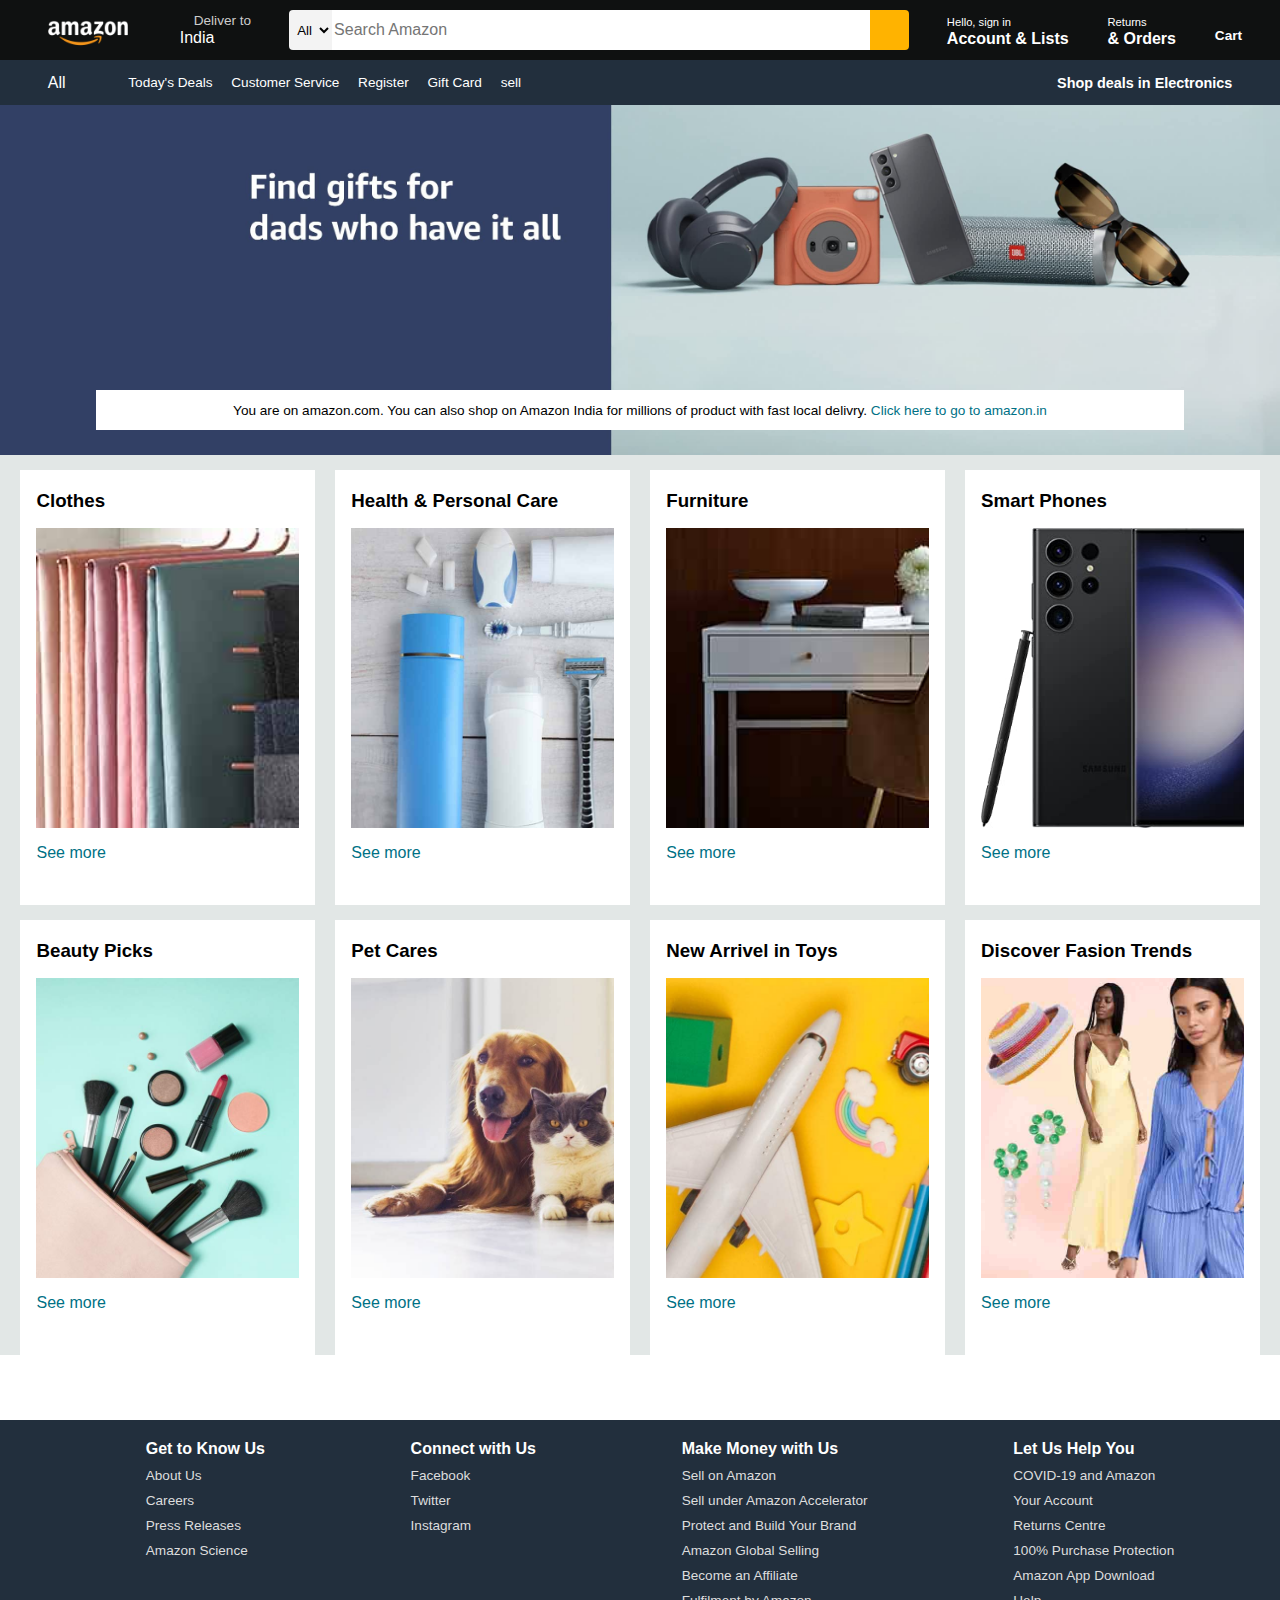
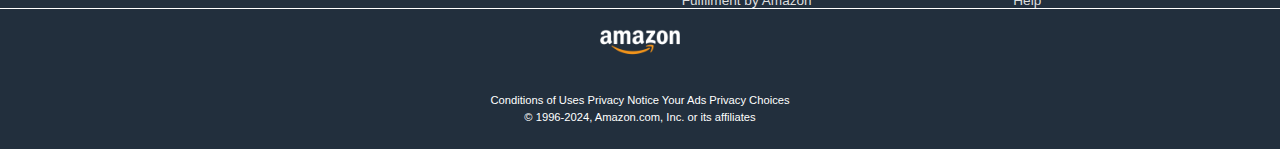
<file: amazon-clone/index.html>
<!DOCTYPE html>
<html lang="en">
<head>
    <meta charset="UTF-8">
    <meta name="viewport" content="width=device-width, initial-scale=1.0">
    <title>Amazon</title>
    <link rel="icon" href="favicon.png" type="image/x-icon">
    <link rel="stylesheet" href="https://cdnjs.cloudflare.com/ajax/libs/font-awesome/6.5.2/css/all.min.css" integrity="sha512-SnH5WK+bZxgPHs44uWIX+LLJAJ9/2PkPKZ5QiAj6Ta86w+fsb2TkcmfRyVX3pBnMFcV7oQPJkl9QevSCWr3W6A==" crossorigin="anonymous" referrerpolicy="no-referrer" />
    <link rel="stylesheet" href="style.css">
 
</head>
<body>
    <header>
        <div class="navbar">
            <div class="nav-logo border">
                <div class="logo"></div>
            </div>
           <div class="nav-address border ">
            <p class="add-first">Deliver to</p>
            <div class="add-icon ">
                <i class="fa-solid fa-location-dot" style="height: 20px;"></i>
                <p class="add-sec">India</p>
            </div>
           </div> 
           <div class="nav-search">
            <select class="search-select" > 
                <option >All
                </option>
            </select>
            <input placeholder="Search Amazon " class="search-input">
            <div class="search-icon"><i class="fa-solid fa-magnifying-glass"></i></div>
           </div>
       <div class="nav-sign in border">
        <p><span>Hello, sign in</span></p>
        <p class="nav-sec">Account & Lists</p>
       </div>
       <div class="nav-sign in border">
        <p><span>Returns</span></p>
        <p class="nav-sec">& Orders</p>
       </div>
       <div class="nav-cart border">
        <i class="fa-solid fa-cart-shopping"></i>Cart
       </div>
    </div>
    <div class="panel">
        <div class="panel-all">
            <i class="fa-solid fa-bars"></i>
            All
        </div>
        <div class="panel-option">
            <p>Today's Deals</p>
            <p>Customer Service</p>
            <p>Register</p>
            <p>Gift Card</p>
            <p>sell</p>
        </div>
        <div class="panel-deal">Shop deals in Electronics</div>
    </div>
    </header>
    <div class="hero-section">
        <div class="hero-msg">
            <p>You are on amazon.com. You can also shop on Amazon India for millions of product with fast local delivry. <a href="#">Click here to go to amazon.in</a></p>
        </div>
    </div>
    <div class="shop-section">
        <div class="box1 box">
           <div class="box-content">
            <h3>Clothes</h3>
            <div class="box-img" style="background-image: url('box1_image.jpg');"></div>
            <p>See more</p>
           </div>
        </div>
        <div class="box2 box">
            <div class="box-content">
                <h3>Health  & Personal Care</h3>
                <div class="box-img" style="background-image: url('box2_image.jpg');"></div>
                <p>See more</p>
               </div>
        </div>
        <div class="box3 box">
            <div class="box-content">
                <h3>Furniture</h3>
                <div class="box-img" style="background-image: url('box3_image.jpg');"></div>
                <p>See more</p>
               </div>
        </div>
        <div class="box4 box">
            <div class="box-content">
                <h3>
                Smart Phones
                </h3>
                <div class="box-img" style="background-image: url('box4_image.jpg');"></div>
                <p>See more</p>
               </div>
        </div>
    </div>
    <div class="shop-section">
        <div class="box1 box">
           <div class="box-content">
            <h3>Beauty Picks</h3>
            <div class="box-img" style="background-image: url('box5_image.jpg');"></div>
            <p>See more</p>
           </div>
        </div>
        <div class="box">
            <div class="box-content">
                <h3>Pet Cares</h3>
                <div class="box-img" style="background-image: url('box6_image.jpg');"></div>
                <p>See more</p>
               </div>
        </div>
        <div class=" box">
            <div class="box-content">
                <h3>New Arrivel in Toys</h3>
                <div class="box-img" style="background-image: url('box7_image.jpg');"></div>
                <p>See more</p>
               </div>
        </div>
        <div class=" box">
            <div class="box-content">
                <h3>Discover Fasion Trends</h3>
                <div class="box-img" style="background-image: url('box8_image.jpg');"></div>
                <p>See more</p>
               </div>
        </div>
    </div>
    <footer>
        <div class="foot-panel1">
            Back to top
        </div>
        <div class="foot-panel2">
            <ul>
        <p>Get to Know Us</p>
          <a>About Us</a>
          <a>Careers</a>
          <a>Press Releases</a>
          <a>Amazon Science</a>
            </ul>

            <ul>
                <p>Connect with Us</p>
                  <a>Facebook</a>
                  <a>Twitter</a>
                  <a>Instagram</a>
                    </ul>


                    <ul>
                        <p>Make Money with Us</p>
                          <a>Sell on Amazon</a>
                          <a>Sell under Amazon Accelerator</a>
                          <a>Protect and Build Your Brand</a>
                          <a>Amazon Global Selling</a>
                          <a>Become an Affiliate</a>
                          <a>Fulfilment by Amazon</a>
                            </ul>

                        
                            <ul>
                                <p>Let Us Help You</p>
                                  <a>COVID-19 and Amazon</a>
                                  <a>Your Account</a>
                                  <a>Returns Centre</a>
                                  <a>100% Purchase Protection</a>
                                  <a>Amazon App Download</a>
                                  <a>Help</a>
                                    </ul>
        </div>
          <div class="foot-panel3">
             <div class="logo"></div>
          </div>

          <div class="foot-panel4">
            <div class="pages">
                <a>Conditions of Uses</a>
                <a>Privacy Notice</a>
                <a>Your Ads Privacy Choices</a>
            </div>
            <div class="copyright">
                © 1996-2024, Amazon.com, Inc. or its affiliates
            </div>
          </div>
    </footer>
</body>
</html>
</file>
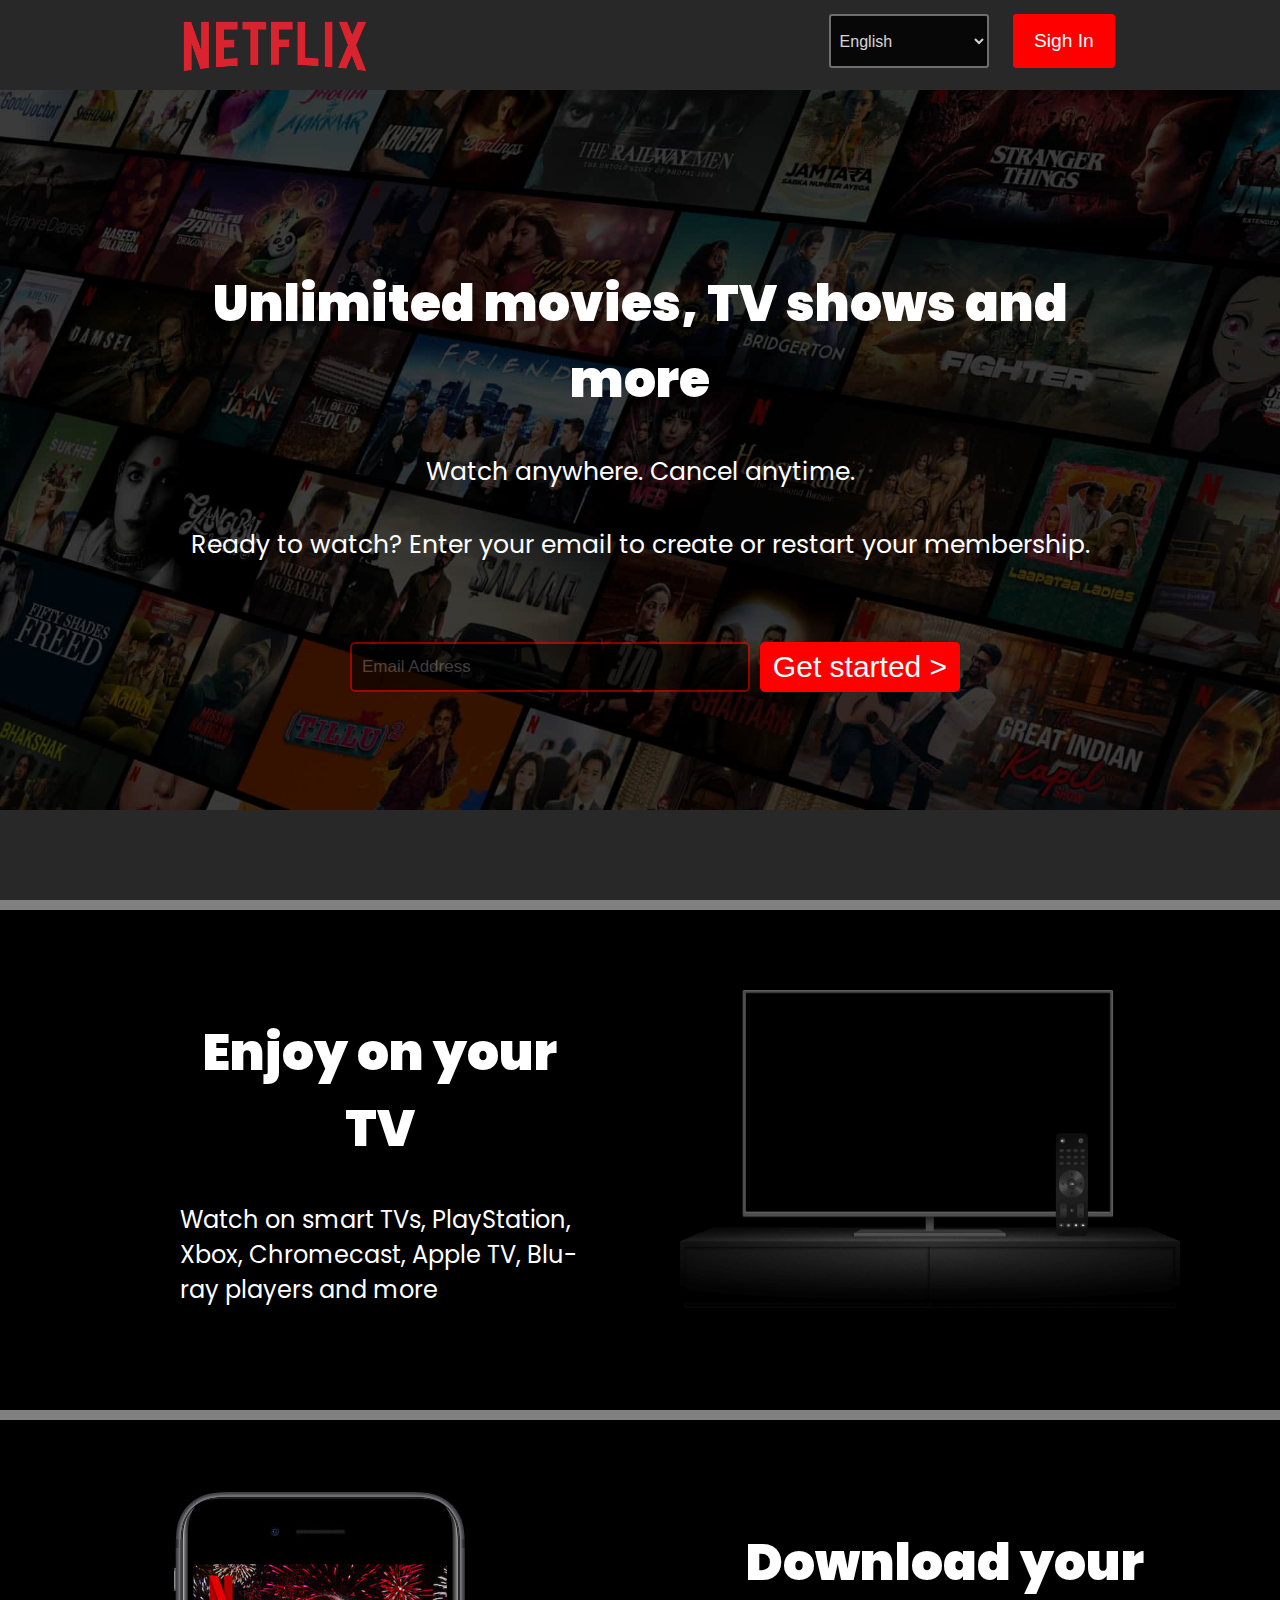
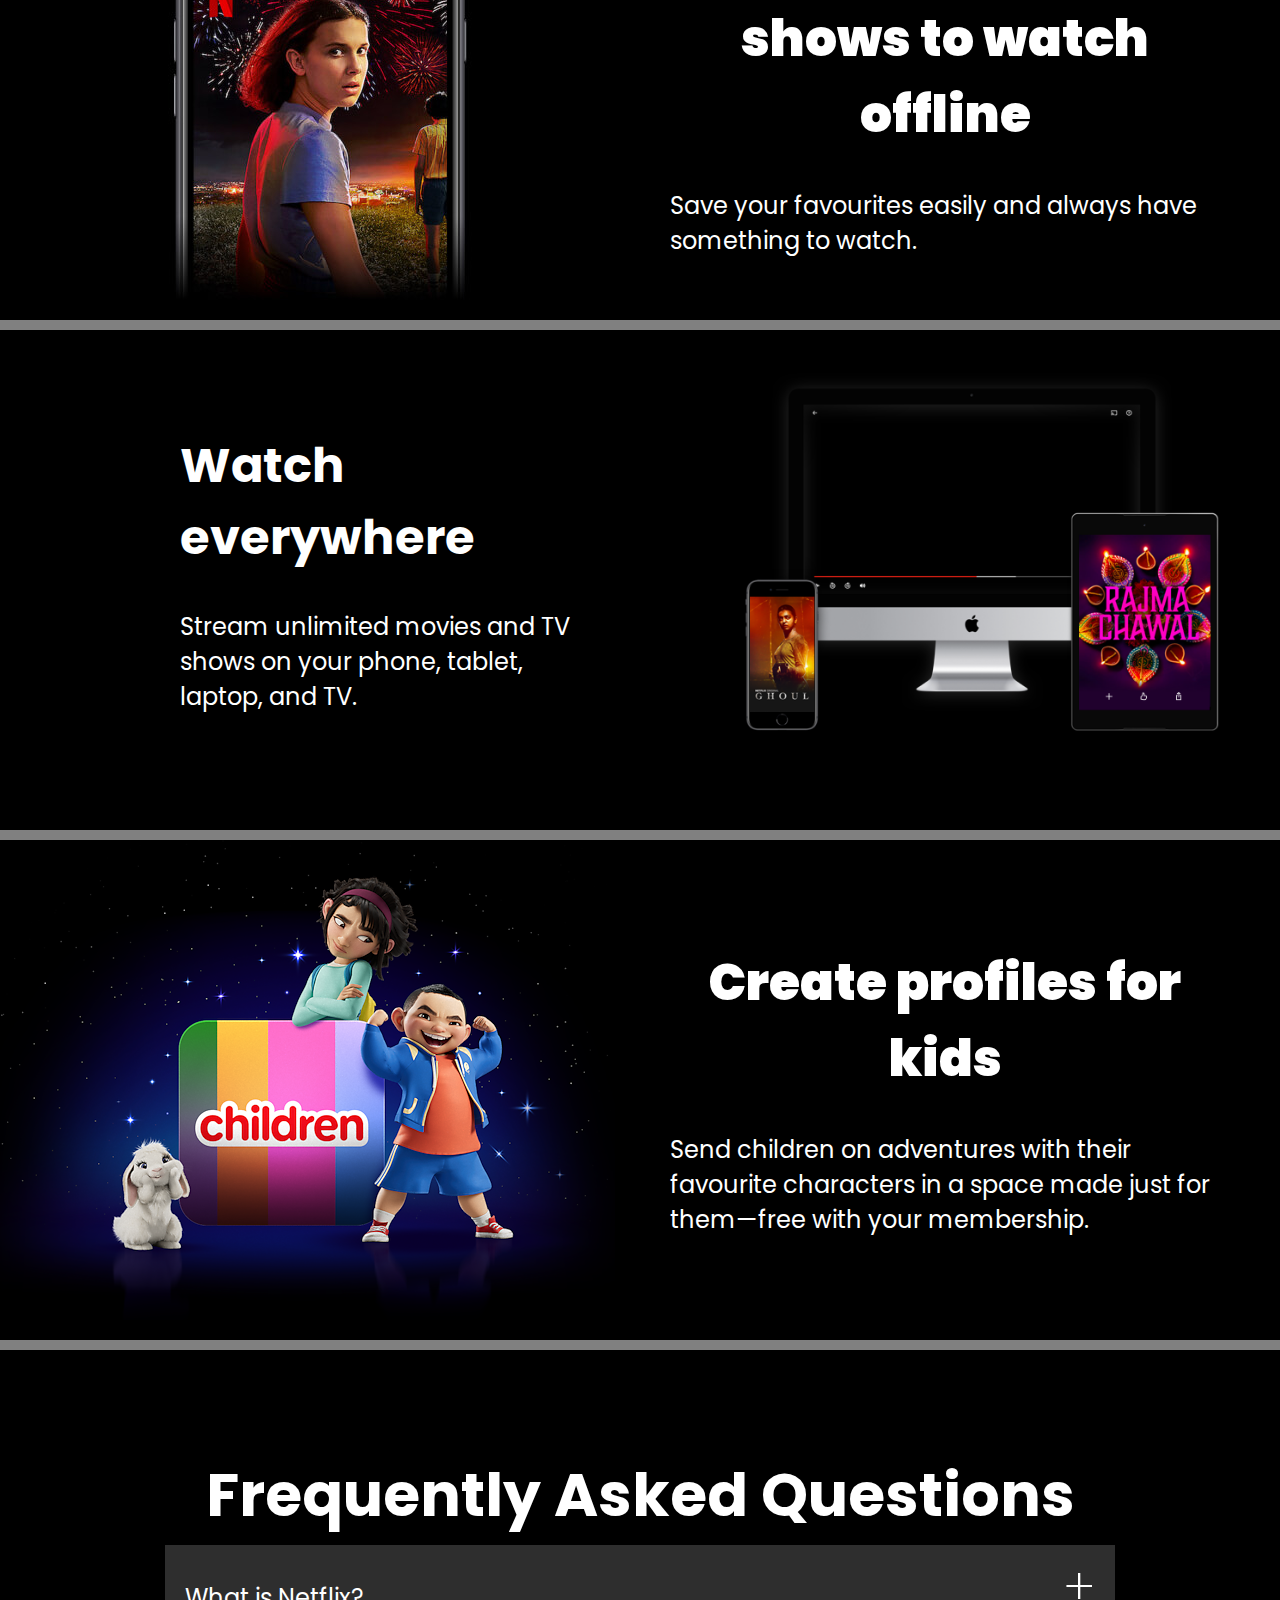
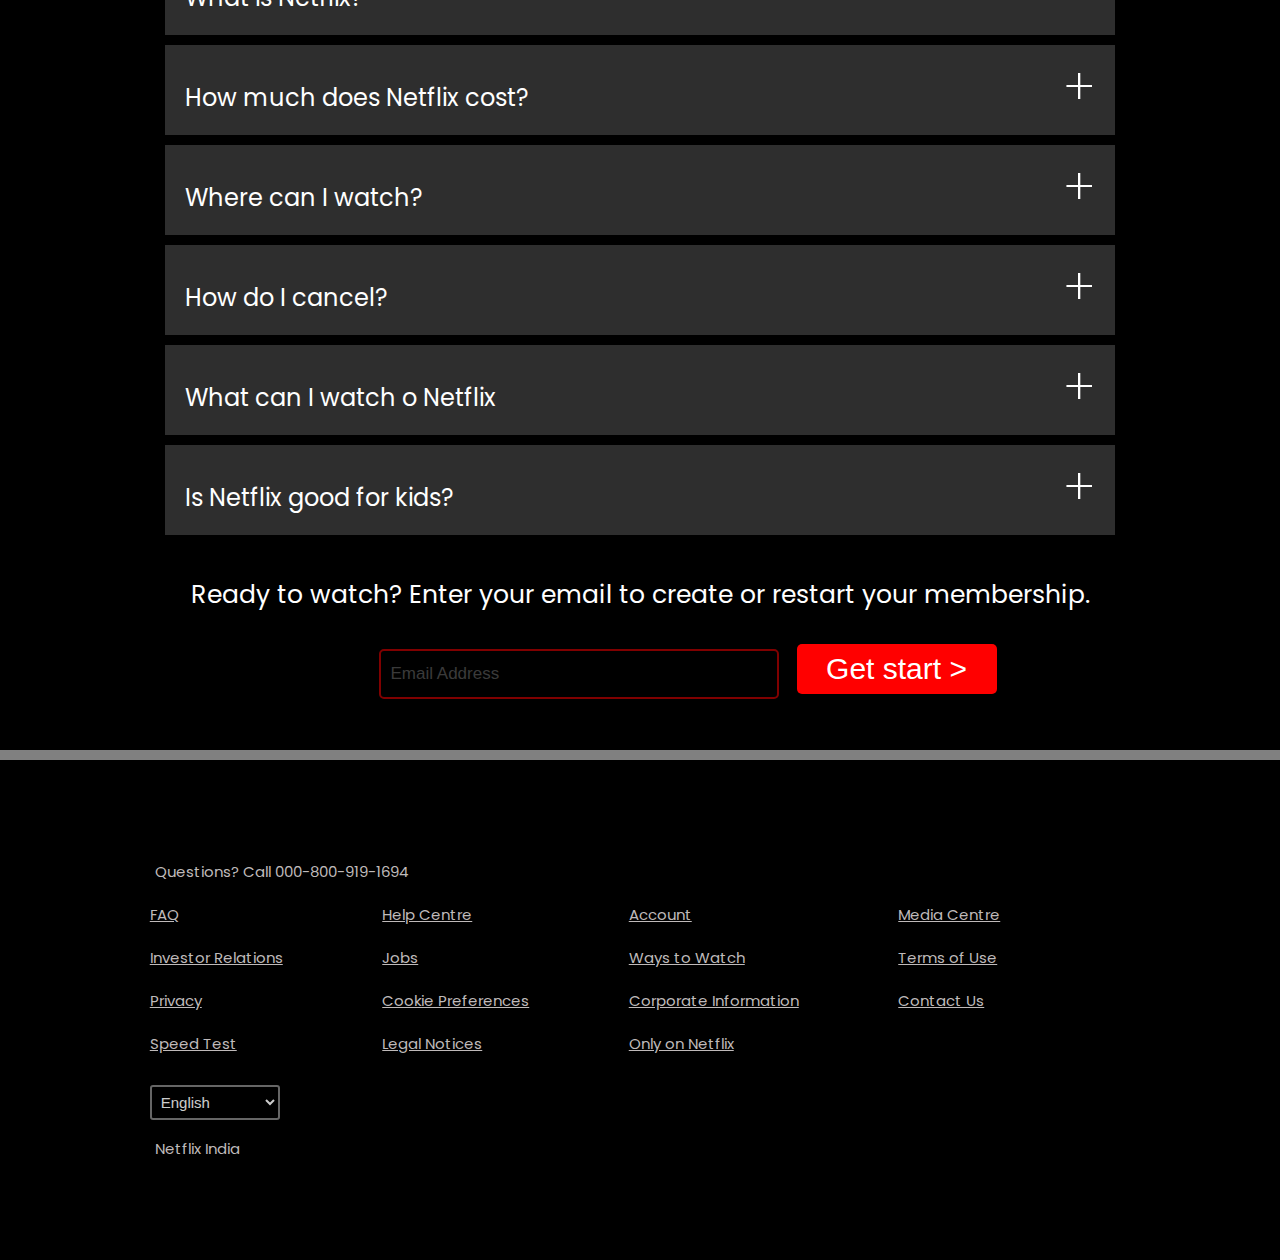
<file: Netflix-clone/index.html>
<!DOCTYPE html>
<html lang="en">
<head>
    <meta charset="UTF-8">
    <meta name="viewport" content="width=device-width, initial-scale=1.0">
    <title>Netflix</title>
    <link rel="icon" href="favicon.png" type="image/x-icon">
    <link rel="stylesheet" href="style.css" media="">
</head>
<body>
    <div class="main">
        <nav class="nav">
            <span> <img src="Netflix_Logo_PMS.png" alt="" class="img"></span>
        <div class="nav-bar">
            <select class="select">
                <option value="English">English</option>
                <option value="Hindi"> Hindi</option>
            </select>
            <button class="button-1"> Sigh In</button>
        </div> 
    </nav>
 <div class="box">
 </div>
 <div class="hero">
   <div class="text">
    <span>Unlimited movies, TV shows and</span>
      <span >
         more
        </span>
      </div>
    <span>Watch anywhere. Cancel anytime.</span>
    <span>Ready to watch? Enter your email to create or restart your membership.</span>
 </div>
 <div class="email">
    <input type="email" placeholder="Email Address" style="color: white;" class="email-input">
    <button style="color: white;" class="button-2" >Get started > </button>
 </div>
    </div>
    <div class="box-1">
       <div class="first-heading">
        <h1 class="text">Enjoy on your TV</h1>
        <span>
            Watch on smart TVs, PlayStation, Xbox, Chromecast, Apple TV, Blu-ray players and more
        </span>
       </div>
       <div class="vedio">
       <img src="tv.png" alt="">
       <video src="https://assets.nflxext.com/ffe/siteui/acquisition/ourStory/fuji/desktop/video-tv-in-0819.m4v"></video>
       </div>
    </div>
    <div class="box-1">
        <div class="sec-vedio">
          <img src="mobile-0819.jpg" alt="">
        </div>
        <div class="sec-heading">
         <h1 class="text">Download your shows to watch offline</h1>
         <span>
            Save your favourites easily and always have something to watch.
         </span>
        </div>
             </div>
     <div class="box-1">
        <div class="first-heading">
            <h1>Watch everywhere
        </h1>
         <span>
            Stream unlimited movies and TV shows on your phone, tablet, laptop, and TV.
         </span>
        </div>
        <div class="first-vedio">
          <img src="device-pile-in.png" width="550px" style="margin: 30px;">
        </div>
     </div>
     <div class="box-1">
        <div class="sec-vedio">
        <img src="children.png" alt="">
        </div>
        <div class="sec-heading">
         <h1 class="text">Create profiles for kids</h1>
         <span>
            Send children on adventures with their favourite characters in a space made just for them—free with your membership.
        </div>
     </div>
     <div class="box-2">
         <h1>Frequently Asked Questions</h1>
         <div class="third-heading">
         <button>
            <span>What is Netflix?</span>
            <span style="font-size: 50px; font-weight: 200; padding-top: 5px;">+</span>
         </button>
         <button>
            <span>How much does Netflix cost?</span>
            <span style="font-size: 50px; font-weight: 200; padding-top: 5px;">+</span>
         </button>
         <button>
            <span>Where can I watch?</span>
            <span style="font-size: 50px; font-weight: 200; padding-top: 5px;">+</span>
         </button>
         <button>
            <span>How do I cancel?</span>
            <span style="font-size: 50px; font-weight: 200; padding-top: 5px;">+</span>
         </button>
         <button>
            <span>What can I watch o Netflix</span>
            <span style="font-size: 50px; font-weight: 200; padding-top: 5px;">+</span>
         </button>
         <button>
            <span>Is Netflix good for kids?</span>
            <span style="font-size: 50px; font-weight: 200; padding-top: 5px;">+</span>
         </button>
        </div>
         <div class="user-input">
            <span class="text-1">Ready to watch? Enter your email to create or restart your membership.</span>
            <div class="email-1" id="email-2">
                <input type="email" placeholder="Email Address" style="color: white;">
                <button style="color: white; ">Get start > </button>
             </div>
         </div>
     </div>
     <div class="box-4">
        <p>Questions? Call 000-800-919-1694</p>
        <div class="box-5">
        <div class="text-2 ">
         <a href="">FAQ</a>
         <a href="">Investor Relations</a>
         <a href="">Privacy</a>
         <a href="">Speed Test</a>
        <select class="nav-bar-1">
                <option value="English">English</option>
                <option value="Hindi"> Hindi</option>
            </select>
        </div>
        <div class="text-2">
      <a href="">Help Centre</a>
      <a href="">
        Jobs</a>
      <a href="">
        
Cookie Preferences</a>
      <a href="">Legal Notices</a>
    </div>
    <div class="text-2">
   <a href="">Account</a>
   <a href="">Ways to Watch</a>
   <a href="">
    Corporate Information</a>
   <a href="">
    Only on Netflix</a>
    </div>
    <div class="text-2">
    <a href="">
        Media Centre</a>
    <a href="">
        Terms of Use</a>
    <a href="">
        Contact Us</a>
    </div>
</div>
    <p>Netflix India</p>
     </div>

     

</body>
</html>
</file>
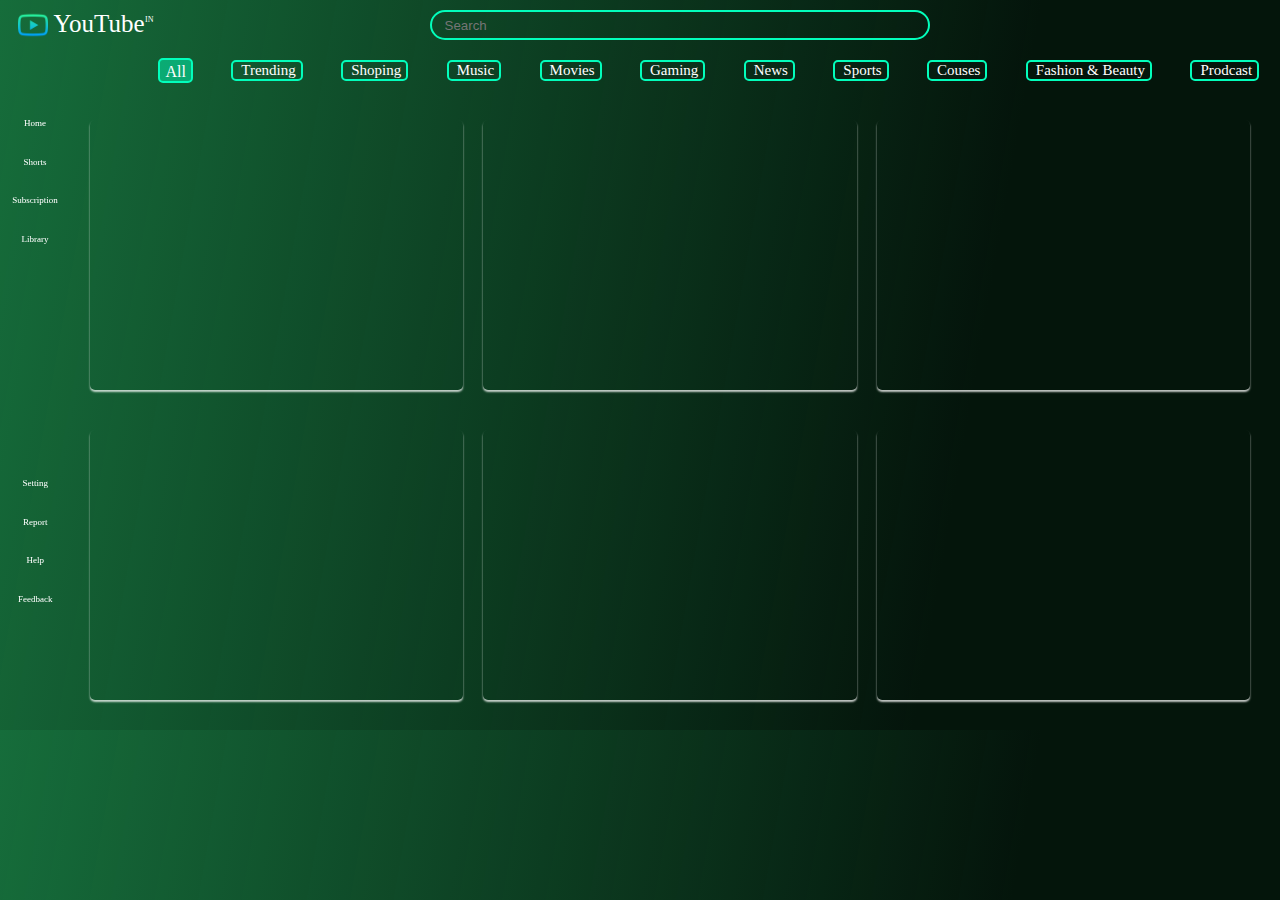
<file: Youtube-clone/index.html>
<!DOCTYPE html>
<html lang="en">
<head>
    <meta charset="UTF-8">
    <meta name="viewport" content="width=device-width, initial-scale=1.0">
    <title> New Project</title>
    <link rel="icon" href="favicon.png" type="image/x-icon">
    <style>
        body{
            background-color: #166d3b;
             background-image: linear-gradient(100deg, #166d3b 0%, #000000cf 74%);

        }
    </style>
        <link rel="stylesheet" href="https://cdnjs.cloudflare.com/ajax/libs/font-awesome/6.5.2/css/all.min.css" integrity="sha512-SnH5WK+bZxgPHs44uWIX+LLJAJ9/2PkPKZ5QiAj6Ta86w+fsb2TkcmfRyVX3pBnMFcV7oQPJkl9QevSCWr3W6A==" crossorigin="anonymous" referrerpolicy="no-referrer" />
    <link rel="stylesheet" href="style.css">
</head>
<body>
    <div class="youtube-logo">
        <div class="logo1">
            <p>IN</p>
            <img src="youtube.png" alt="YouTube" class="logo">
            <h3>YouTube</h3>
        </div>
        <div class="search-bar"> 
            <i class="fa-solid fa-magnifying-glass scaner" style="color: gray;"></i>
            <input placeholder="Search  " class="search-input" >
            <i class="fa-solid fa-microphone" style="color: #02febb; margin-right: 10px;"></i>
        </div>
       <div class="logo2">
         <i class="fa-solid fa-clock-rotate-left"></i>
        <i class="fa-regular fa-square-plus"></i>
        <i class="fa-regular fa-bell"></i>
        <i class="fa-regular fa-circle-user"></i>
    </div>
    </div>
    <div class="nav-bar">
        <p class="border first">All</p>
        <div class="items border">
            <i class="fa-solid fa-fire-flame-curved logo3"></i>
            <p>Trending</p>
        </div>
        <div class="items border">
            <i class="fa-solid fa-bag-shopping logo3"></i>
            <p>Shoping</p>
        </div>
        <div class="items border">
            <i class="fa-solid fa-music logo3"></i>
            <p>Music</p>
        </div>
        <div class="items border">
            <i class="fa-solid fa-film logo3"></i>
            <p>Movies</p>
        </div>
        <div class="items border">
            <i class="fa-solid fa-gamepad logo3"></i>
            <p>Gaming</p>
        </div>
        <div class="items border">
            <i class="fa-regular fa-newspaper logo3"></i>
        <p>News</p>
        </div>
        <div class="items border">
            <i class="fa-solid fa-trophy logo3"></i>
            <p>Sports</p>
        </div>
        <div class="items border">
            <i class="fa-solid fa-lightbulb logo3"></i>
            <p>Couses</p>
        </div>
        <div class="items border">
            <i class="fa-solid fa-crown logo3"></i>
            <p>Fashion & Beauty</p>
        </div>
        <div class="items border">
            <i class="fa-solid fa-podcast logo3"></i>
            <p>Prodcast</p>
        </div>
    </div>
    <div class="container">
        <div class="box-1">
        <div class="box">
            <i class="fa-solid fa-house "></i>
            <p>Home</p>
        </div>
        <div class="box">
            <i class="fa-solid fa-bolt"></i>
            <p>Shorts</p>
        </div>
        <div class="box">
            <i class="fa-solid fa-layer-group"></i>
            <p>Subscription</p>
        </div>
        <div class="box">
            <i class="fa-solid fa-book"></i>
            <p>Library</p>
        </div>
    </div>
    <div class="box-2">
        <div class="box">
            <i class="fa-solid fa-gear"></i>
            <p>Setting</p>
        </div>
        <div class="box">
            <i class="fa-solid fa-font-awesome"></i>
            <p>Report</p>
        </div>
        <div class="box">
            <i class="fa-solid fa-user-clock"></i>
            <p>Help</p>
        </div>
        <div class="box">
            <i class="fa-solid fa-comment-dots"></i>
            <p>Feedback</p>
        </div>
    </div>
    </div>
    <div class="main-content">
        <div class="content ">
            <iframe  src="https://www.youtube.com/embed/D89ngRr4uZg?si=pdhy1yTJy-wwHbOQ" title="YouTube video player" frameborder="0" allow="accelerometer; autoplay; clipboard-write; encrypted-media; gyroscope; picture-in-picture; web-share" referrerpolicy="strict-origin-when-cross-origin" allowfullscreen class="vedio"></iframe>

            <iframe  src="https://www.youtube.com/embed/TTPfedZdThk?si=AXhF7ZgNHJio4Dy9" title="YouTube video player" frameborder="0" allow="accelerometer; autoplay; clipboard-write; encrypted-media; gyroscope; picture-in-picture; web-share" referrerpolicy="strict-origin-when-cross-origin" allowfullscreen class="vedio"></iframe>

            <iframe  src="https://www.youtube.com/embed/j6Ule7GXaRs?si=X9TlquaZ4MEeyucL" title="YouTube video player" frameborder="0" allow="accelerometer; autoplay; clipboard-write; encrypted-media; gyroscope; picture-in-picture; web-share" referrerpolicy="strict-origin-when-cross-origin" allowfullscreen class="vedio"></iframe>

        </div>
        <div class=" content">
        <iframe src="https://www.youtube.com/embed/e3fz3dqhN44?si=L9rKz0ZnFKfo2mp2" title="YouTube video player" frameborder="0" allow="accelerometer; autoplay; clipboard-write; encrypted-media; gyroscope; picture-in-picture; web-share" referrerpolicy="strict-origin-when-cross-origin" allowfullscreen class="vedio"></iframe>
       
        <iframe src="https://www.youtube.com/embed/AaZ_RSt0KP8?si=qfIBr9XtLr4Etc2y" title="YouTube video player" frameborder="0" allow="accelerometer; autoplay; clipboard-write; encrypted-media; gyroscope; picture-in-picture; web-share" referrerpolicy="strict-origin-when-cross-origin" allowfullscreen class="vedio"></iframe>

        <iframe  src="https://www.youtube.com/embed/r6sGWTCMz2k?si=OZ-AbKCGRXQUr0e4" title="YouTube video player" frameborder="0" allow="accelerometer; autoplay; clipboard-write; encrypted-media; gyroscope; picture-in-picture; web-share" referrerpolicy="strict-origin-when-cross-origin" allowfullscreen class="vedio"></iframe>
    </div>
    
    </div>
</body>
</html>
</file>
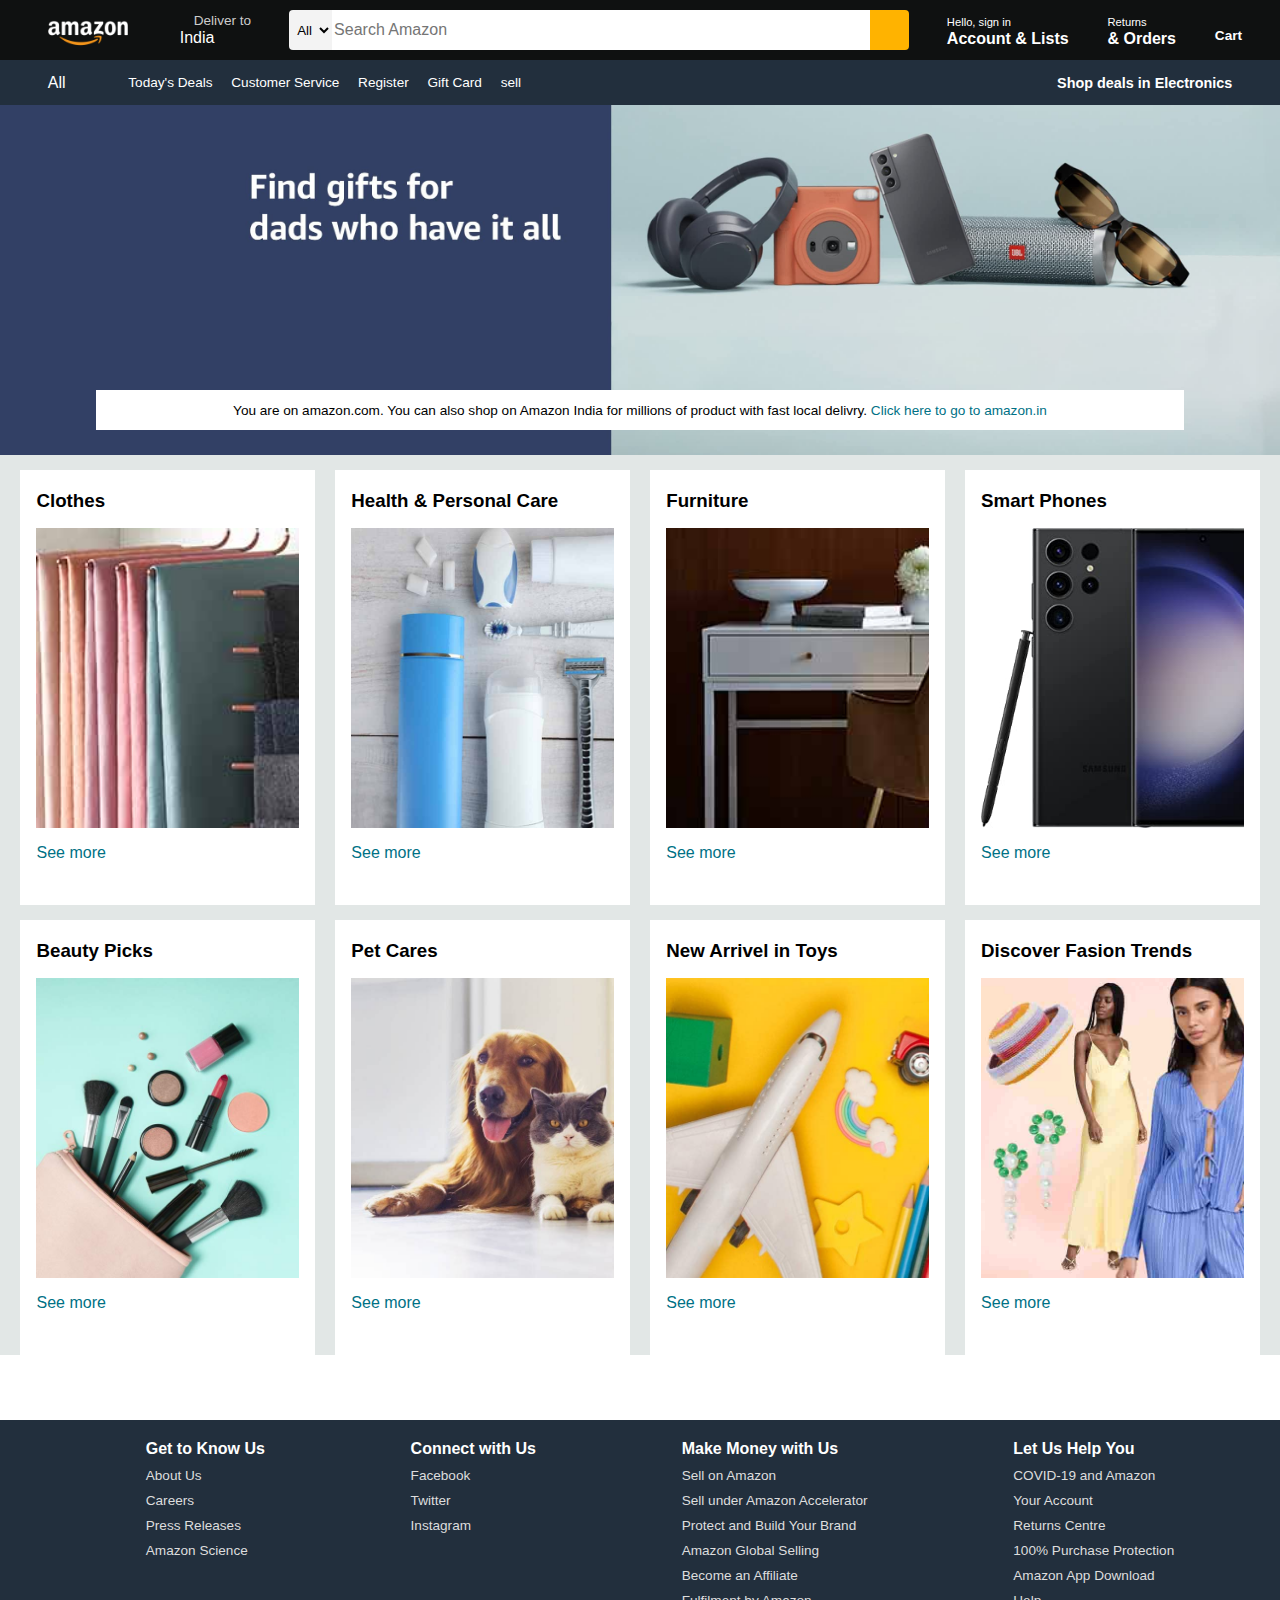
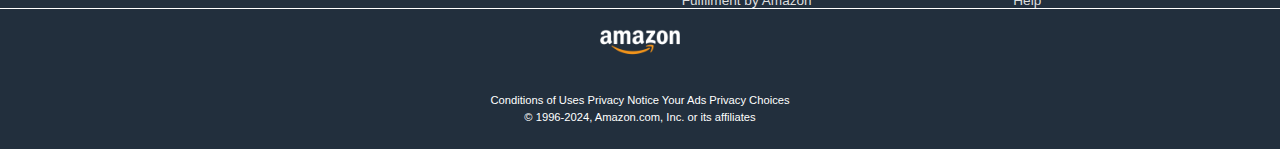
<file: amazon clone/amazon.html>
<!DOCTYPE html>
<html lang="en">
<head>
    <meta charset="UTF-8">
    <meta name="viewport" content="width=device-width, initial-scale=1.0">
    <title>Amazon</title>
    <link rel="stylesheet" href="https://cdnjs.cloudflare.com/ajax/libs/font-awesome/6.5.2/css/all.min.css" integrity="sha512-SnH5WK+bZxgPHs44uWIX+LLJAJ9/2PkPKZ5QiAj6Ta86w+fsb2TkcmfRyVX3pBnMFcV7oQPJkl9QevSCWr3W6A==" crossorigin="anonymous" referrerpolicy="no-referrer" />
    <link rel="stylesheet" href="amazon.css">
 
</head>
<body>
    <header>
        <div class="navbar">
            <div class="nav-logo border">
                <div class="logo"></div>
            </div>
           <div class="nav-address border ">
            <p class="add-first">Deliver to</p>
            <div class="add-icon ">
                <i class="fa-solid fa-location-dot" style="height: 20px;"></i>
                <p class="add-sec">India</p>
            </div>
           </div> 
           <div class="nav-search">
            <select class="search-select" > 
                <option >All
                </option>
            </select>
            <input placeholder="Search Amazon " class="search-input">
            <div class="search-icon"><i class="fa-solid fa-magnifying-glass"></i></div>
           </div>
       <div class="nav-sign in border">
        <p><span>Hello, sign in</span></p>
        <p class="nav-sec">Account & Lists</p>
       </div>
       <div class="nav-sign in border">
        <p><span>Returns</span></p>
        <p class="nav-sec">& Orders</p>
       </div>
       <div class="nav-cart border">
        <i class="fa-solid fa-cart-shopping"></i>Cart
       </div>
    </div>
    <div class="panel">
        <div class="panel-all">
            <i class="fa-solid fa-bars"></i>
            All
        </div>
        <div class="panel-option">
            <p>Today's Deals</p>
            <p>Customer Service</p>
            <p>Register</p>
            <p>Gift Card</p>
            <p>sell</p>
        </div>
        <div class="panel-deal">Shop deals in Electronics</div>
    </div>
    </header>
    <div class="hero-section">
        <div class="hero-msg">
            <p>You are on amazon.com. You can also shop on Amazon India for millions of product with fast local delivry. <a href="#">Click here to go to amazon.in</a></p>
        </div>
    </div>
    <div class="shop-section">
        <div class="box1 box">
           <div class="box-content">
            <h3>Clothes</h3>
            <div class="box-img" style="background-image: url('box1_image.jpg');"></div>
            <p>See more</p>
           </div>
        </div>
        <div class="box2 box">
            <div class="box-content">
                <h3>Health  & Personal Care</h3>
                <div class="box-img" style="background-image: url('box2_image.jpg');"></div>
                <p>See more</p>
               </div>
        </div>
        <div class="box3 box">
            <div class="box-content">
                <h3>Furniture</h3>
                <div class="box-img" style="background-image: url('box3_image.jpg');"></div>
                <p>See more</p>
               </div>
        </div>
        <div class="box4 box">
            <div class="box-content">
                <h3>
                Smart Phones
                </h3>
                <div class="box-img" style="background-image: url('box4_image.jpg');"></div>
                <p>See more</p>
               </div>
        </div>
    </div>
    <div class="shop-section">
        <div class="box1 box">
           <div class="box-content">
            <h3>Beauty Picks</h3>
            <div class="box-img" style="background-image: url('box5_image.jpg');"></div>
            <p>See more</p>
           </div>
        </div>
        <div class="box">
            <div class="box-content">
                <h3>Pet Cares</h3>
                <div class="box-img" style="background-image: url('box6_image.jpg');"></div>
                <p>See more</p>
               </div>
        </div>
        <div class=" box">
            <div class="box-content">
                <h3>New Arrivel in Toys</h3>
                <div class="box-img" style="background-image: url('box7_image.jpg');"></div>
                <p>See more</p>
               </div>
        </div>
        <div class=" box">
            <div class="box-content">
                <h3>Discover Fasion Trends</h3>
                <div class="box-img" style="background-image: url('box8_image.jpg');"></div>
                <p>See more</p>
               </div>
        </div>
    </div>
    <footer>
        <div class="foot-panel1">
            Back to top
        </div>
        <div class="foot-panel2">
            <ul>
        <p>Get to Know Us</p>
          <a>About Us</a>
          <a>Careers</a>
          <a>Press Releases</a>
          <a>Amazon Science</a>
            </ul>

            <ul>
                <p>Connect with Us</p>
                  <a>Facebook</a>
                  <a>Twitter</a>
                  <a>Instagram</a>
                    </ul>


                    <ul>
                        <p>Make Money with Us</p>
                          <a>Sell on Amazon</a>
                          <a>Sell under Amazon Accelerator</a>
                          <a>Protect and Build Your Brand</a>
                          <a>Amazon Global Selling</a>
                          <a>Become an Affiliate</a>
                          <a>Fulfilment by Amazon</a>
                            </ul>

                        
                            <ul>
                                <p>Let Us Help You</p>
                                  <a>COVID-19 and Amazon</a>
                                  <a>Your Account</a>
                                  <a>Returns Centre</a>
                                  <a>100% Purchase Protection</a>
                                  <a>Amazon App Download</a>
                                  <a>Help</a>
                                    </ul>
        </div>
          <div class="foot-panel3">
             <div class="logo"></div>
          </div>

          <div class="foot-panel4">
            <div class="pages">
                <a>Conditions of Uses</a>
                <a>Privacy Notice</a>
                <a>Your Ads Privacy Choices</a>
            </div>
            <div class="copyright">
                © 1996-2024, Amazon.com, Inc. or its affiliates
            </div>
          </div>
    </footer>
</body>
</html>
</file>
<file: amazon-clone/style.css>
*{
    margin: 0;
    font-family: Arial;
    border: border-box;
}
.navbar{
    height: 60px;
    background-color: #0f1111;
    color: white;
    display: flex;
    align-items: center;
    justify-content: space-evenly;
}
.nav-logo{
    height: 50px;
    width: 100px;
}
.logo{
    background-image: url(amazon_logo.png);
    background-size: cover;
   height: 50px;
   width: 100%;
}
.border{
    border: 1.5px solid transparent;
}
.border:hover{
    border: 1.5px solid white;
}
/* box2*/
.add-first{
    color: #cccccc;
    font-size:0.85rem;
    margin-left: 17px;
}
.add-sec{
    font: 1rem ;
    margin-left: 3px;
}
.add-icon{
    display: flex;
    align-items: center;
}

/**box**/
.nav-search{
 display: flex;
justify-content: space-evenly;
 width: 620px;
  height: 40px;
  border-radius: 3px;
}
.search-select{
     background-color: #f3f3f3;
     width: 50px;
     text-align: center;
     border-top-left-radius: 4px;
     border-bottom-left-radius: 4px;
     border: none;
}
.search-input{
    width: 100%;
    font-size: 1em;
    border: none;
}
.search-icon{
    width: 45px;
    display: flex;
    justify-content: center;
    align-items: center;
    font-size: 1.2rem;
    color: black;
    background-color: rgb(255, 179, 0);
    border-top-right-radius: 4px;
    border-bottom-right-radius: 4px;
}
.nav-search:hover{
    border: 2px solid orange;
}

/* box 4 */
span{
    font-size: .7rem;
}
.nav-sec{
    font: 0.85rem;
   font-weight:700;
}
.nav-cart i{
   font-size: 30px;
}
.nav-cart{
    font-size: .85rem;
    font-weight: 700;
}

/* panel */
.panel{
    height: 45px;
    background-color: #222f3d;
    color: white;
    display: flex;
    justify-content: space-evenly;
    align-items: center;
}
.panel-option p{
    display: inline;
    margin-left: 15px;
}
.panel-option{
    width: 70%;
    font-size: 0.85rem;
}
.panel-deal{
font-size: 0.9rem;
font-weight: 700;
}
  

/*Hero section */
.hero-section{
    background-image: url("hero_image.jpg");
    background-size: cover;
    height: 350px ;
    display: flex;
    justify-content: center;
    align-items: flex-end;
    
}
.hero-msg{
    background-color: white;
    color: black;
    height: 40px;
    display: flex;
    align-items: center;
    justify-content: center;
    font-size: 0.85rem;
   width: 85%;
   margin-bottom: 25px;
}
.hero-msg a{
    color: #007185;
    text-decoration: none;
}


.shop-section{
    display: flex;
    justify-content: space-evenly;
    background-color: #e2e7e6;
}
.box{
    height: 400px;
    width: 23%;
     background-color: white;
     padding: 20px 0px 15px;
     margin-top: 15px;
    
}
.box-img{
    height: 300px;
    background-size: cover;
    margin-top: 1rem;
    margin-bottom: 1rem;
}
.box-content{
    margin-left: 1rem;
    margin-right: 1rem;
}
.box-content p{
    color: #007185;
}


/* Footer */
footer{
    margin-top: 15px;

}

.foot-panel1{
    background-attachment: #37475a;
    color: white;
    height: 50px;
    display: flex;
    justify-content: center;
    align-items: center;
    font-size: 0.85rem;
}

.foot-panel2{
    background-color: #222f3d;
    color: white;
    display: flex;
    justify-content: space-evenly;
}
ul{
    margin-top: 20px;
}
ul a{
    display: block;
    font-size: .85rem;
    margin-top: 10px;
    color: #dddddd;
}
ul p{
    font-weight: bold;
}

.foot-panel3{
    background-color: #222f3d;
    color: white;
    border-top: .5px solid white;
    height: 60px;
    display: flex;
    justify-content: center;
    align-items: center;
}
.logo{
    background-size: cover;
      background-image: url(amazon_logo.png);
      height: 50px;
      width: 100px;
}

.foot-panel4{
    background-color: #222f3d;
    color: white;
    height: 80px;
    font-size: .7rem;
    text-align: center;
}
.pages{
   padding-top: 25px;
}
.copyright{
    padding-top: 5px;
    
}
</file>
<file: Netflix-clone/style.css>
@import url('https://fonts.googleapis.com/css2?family=Poppins:ital,wght@0,100;0,200;0,300;0,400;0,500;0,600;0,700;0,800;0,900;1,100;1,200;1,300;1,400;1,500;1,600;1,700;1,800;1,900&display=swap');

*{
    box-sizing: border-box;
    margin: 0;
    padding: 0;
    list-style: none;
    
}
body{
    background-color: gray;
}
.main{
    background-image: url(first_image.jpg);
    background-position: center center;
    background-size: max(1200px, 100vw);
    background-repeat: no-repeat;
    height: 100vh;
    position: relative;
    margin-bottom:10px ;
    overflow: hidden;
    
}
.box{
     height: 100vh;
    width: 100%;
    opacity: 0.69;
    background-color: black;
    position: absolute;
     top: 0;

}

.nav{
   width: 75vw;
    margin: auto;
    display: flex;
    align-items: center;
    justify-content: space-between;
    height: 62px;   
}
.img{
    color: red;
    width: 18vw;
    position: relative;
    z-index: 20;
}

.select{
    margin-top:20px;
    color: white;
    position: relative;
    z-index: 20;
    background-color: black;
    opacity: .8;
    border-radius: 3px;
    font-size: 1rem;
    height: 6vh;
    padding: 5px 5px 5px 5px;
    width: 10em;
    border: 2px solid gray;
}

.button-1{
    margin-left: 20px;
    margin-right: 5px;
    color: white;
    position: relative;
    z-index: 20;
    border-radius: 1.5px;
    font-size: 1.2rem;
    height: 6vh;
    width: 8vw;
    border-radius: 3px;
    border: none;
    background-color: red;
}
@media all and (max-width : 650px ) and (min-width : 240px) {
    .main{
        
        height: 60vh;
        background-size: cover;
    }
    .box{
       height: 60vh;
    }
    .nav{
        width: 100vw;
        height: 7vh;
        justify-content: space-between;
        margin-bottom: 7vh;
        
    }
    .select{
        font-size: 2.5vw;
        margin-left: 0;
        width: 18vw;
        height: 4vh;
    }
    .button-1{
        font-size: 3vw;
        width: 10vw;
        height: 4vh;
        margin-left: 2px;
    }
}
.hero{
    margin: 170px;
    margin-bottom: 10px;
    position: relative;
    z-index: 20;
    height: 40%;
    display: flex;
    align-items: center;
    justify-content: center;
    flex-direction: column;
    color: white;
    font-size: 25px;
    font-family: "poppins", sans-serif;
    font-weight: 400;
    font-style: normal;
    background-size: max(1200px, 100vw);
    /* overflow: hidden; */
}
.text{
    text-align: center;
    font-family: "poppins", sans-serif;
    font-weight: 900;
    font-style: normal;
    font-size: 50px;
    padding-top: 5px;
}
span{
    padding-top: 35px;
}
.email{
    margin-top: 50px;
    margin-left: 250px;
    position: relative;
    z-index: 20;
    display: flex;
    background-size: max(1200px, 100vw);
    align-items: center;
    
}
input{
    color: white;
    padding-left: 10px;
    font-size: 17px;
    margin-left: 100px;
    height: 50px;
    width: 400px;
    opacity: .5;
    background-color: black;
     border: 2px solid red;
     border-radius: 5px;
}
.button-2{
    color: white;
    font-size: 30px;
    margin-left: 10px;
    background-color: red;
    height: 50px;
    width: 200px;
   border: none;
   border-radius: 5px;
}
@media all and (max-width : 650px) and (min-width : 240px){
    .hero{
        height: 30vh;
        width: 70vw;
        margin: 0 10vh 0 10vh;
        font-size: 2vh;
        text-align: center;
       }
       .text{
           font-weight: 600;
           font-size: 4vh;
       }
       .email{
        margin-top: 1vh;
        height: 18vh;
        width: 70vw;
        margin-left: 10vh;
        display: flex;
        flex-direction: column;
       }
       .email-input{
        margin: 10px 0 10px 0;
        width: 70vw;
        height: 5vh;
        border: 2px solid white;
       }
      .button-2{
        font-size: 2.5vh;
        width: 27vw;
        height: 5vh;
      }
      span{
        padding:5px;
      }
}
.box-1{
    color: white;
    position: relative;
    z-index: 20;
    display: flex;
    background-color: black;
    height: 500px;
    font-size: 1.5rem;
    font-family: "poppins", sans-serif;
    font-weight: 400;
    font-style: normal;
    margin-bottom: 10px;
    background-size: max(1200px, 100vw);
}
.first-heading{
    padding-left: 150px;
    padding-top: 100px;
    margin-right: 100px;
    display: flex;
    flex-direction: column;
    width: 550px;
    height: 200px;
    margin-left: 30px;
}
.vedio{
    position: relative;
    z-index: 20;
    width: 450px;
    height: 400px;
   
}

.vedio img{
margin-bottom: 100px;
    width: 500px;
    height: 400px;
    position: relative;
   
}
video{
z-index: -1;
    width: 400px;
    height: 200px;
    background-size: cover;
}
#video{
    z-index: 20;
    left: 20px;
    margin-bottom: 100px;
    width: 480px;
    height: 270px;
    position: absolute;
}
.vedio-1{
    margin-left: 100px;
    height: 50px;
}
.sec-heading{
    padding-top: 100px;
    display: flex;
    flex-direction: column;
    width: 550px;
    height: 200px;
    margin-left: 30px;
}
@media all and (max-width : 650px) and (min-width : 240px){
    .box-1{
    display: flex;
    flex-direction: column;
    height: 90vh;
    font-size: 1.5rem;
    font-family: "poppins", sans-serif;
    font-weight: 300;
    font-style: normal;
    padding: 0;
    }
    .first-heading{
        /* justify-content: center; */
        display: flex;
        flex-direction: column;
        width: 90vw;
        height: 30vh;
    
    }
    .box-1 h1{
        font-size: larger;
    }
.vedio img{
    align-items: center;
    width: 60vw;
    height: 50vh;
    position: relative;
}
.play{
       z-index: -5;
        width:30vw;
        height: 65vh;
        
}
}
.box-2{
    color: white;
    padding: 100px;
    position: relative;
    z-index: 20;
    display: flex;
    flex-direction: column;
    justify-content: center;
    justify-content: space-evenly;
    align-items: center;
    background-color: black;
    height: 1000px;
    font-size: 30px;
    font-family: "poppins", sans-serif;
    font-weight: 400;
    font-style: normal;
    margin-bottom: 10px;
    background-size: max(1200px, 100vw);
}
.box-2 button{
    border: none;
    height: 200px;
    width: 850px;
    margin: 5px;
    /* margin-bottom: 300px; */
    background-color: rgba(128, 128, 128, 0.36);
    color: white;
}
.third-heading button{
    display: flex;
    flex-direction: row;
    height: 90px;
    width: 950px;
    padding-left:20px ;
    padding-right:20px ;
    justify-content: space-between;
    font-size: 32px;
    font-family: "poppins", sans-serif;
    font-weight: 400;
    font-style: normal;
    margin-bottom:10px ;
}
.third-heading span{
    margin-bottom: 50px;
    font-size: 1.5rem;
}
#email-2{
    margin-top: 5px;
}
.user-input{
    display: flex;
    flex-direction: column;
    width: 950px;
    height: 150px;
    justify-content: center;
    align-items: center;
}
.text-1{
    font-size: 25px;
    font-family: "poppins", sans-serif;
    font-weight: 400;
    font-style: normal;
    margin-bottom:20px ;
}
.user-input button{
    color: white;
    font-size: 30px;
    margin-left: 10px;
    background-color: red;
    height: 50px;
    width: 200px;
   border: none;
   border-radius: 5px;
}

.email-1 input{
    color: white;
    padding-left: 10px;
    font-size: 17px;
    height: 50px;
    width: 400px;
    opacity: .5;
    background-color: black;
     border: 2px solid red;
     border-radius: 5px;
}

.box-4{
    justify-content: space-around;
    color: rgb(191, 186, 186);
    position: relative;
    z-index: 20;
    display: flex;
    flex-direction: column;
    background-color: black;
    height: 500px;
    font-size: 15px;
    background-size: max(1200px, 100vw);
    font-family: "poppins", sans-serif;
    font-weight: 400;
    font-style: normal;
    padding: 100px;
}
.box-5{
    justify-content: space-around;
    position: relative;
    z-index: 20;
    display: flex;
    flex-direction: row;
    height: 350px;
    width: 950px;
    font-size: 15px;
    font-family: "poppins", sans-serif;
    font-weight: 400;
    font-style: normal;
}
.nav-bar-1 {
    margin-left: 10px;
    margin-top:20px;
    color: white;
    position: relative;
    z-index: 20;
    background-color: black;
    opacity: .8;
    border-radius: 3px;
    font-size: 15px;
    height: 35px;
    padding: 5px 15px 5px 5px;
    width: 130px;
    border: 2px solid gray;
}
.text-2{
    display: flex;
    flex-direction: column;
    margin: 10px;
}
.text-2 a{
    color: rgb(191, 186, 186);
    margin: 10px;
}
.box-4 p{
    margin-left: 55px;
}
</file>
<file: Youtube-clone/style.css>
*{
    box-sizing: border-box;
    margin: 0;
    list-style: none;

}
.youtube-logo{
    display: flex;
    width: 100%;
    height: 40px;
    color: white;
      
}
.logo1{
    display: flex;
      margin-left: 10px;
      margin-top: 10px;
      height: 30px;
      width: 120px;
}
.logo1 p{
    position: relative;
    top: 4.5px;
    left: 135px;
    font-size: 8px;
}
.logo{
    padding-right: 5px;
     height: 30px;
     width: 35px;
     color:#02febb;
}


h3 {
    font-family: fantasy;
    font-weight: lighter;
    font-size: 25px;
}

.search-bar{
    display: flex;
    justify-content: center;
    align-items: center;
    margin-left: 300px;
    margin-top: 10px;
    border: 2px solid #02febb;
    border-radius: 15px;
    height: 30px;
    width: 500px;
} 
.search-input{
    background-color: transparent;
    border: none;
    width: 450px;
    margin-right: 10px;
}
.scaner{
    margin-left: 10px;
}
.logo2{
    display: flex;
    margin-top: 20px;
    position: absolute;
    right: 20px;
}
i{
    margin-left: 15px;
}
.nav-bar{
    display: flex;
    justify-content: space-evenly;
    align-items: center;
    margin-left: 120px;
    margin-top: 10px;
    color: white;
    background-color: transparent;
    width: 92%;
    height:40px ;

}
.first{
    padding-left: 5px;
      padding-right: 5px; 
      padding-top: 3px;  
      padding-top: 3px;
      background-color: #02febb7a;
}
.border{
    border: 2px solid #02febb;
    border-radius: 5px;
    text-align: center;
}
.logo3{
    margin: 4px;
}
.items{
    display: flex;
    padding-right: 5px;
    font-weight: lighter;
    font-size: 15px;
}
.border:hover{
    background-color: rgba(240, 248, 255, 0.343);
}
.container{
    display: flex;
    position: fixed;
    flex-direction: column;
    width: 50px;
    height: 550px;
    margin-left: 10px; 
    font-family: 'Times New Roman', Times, serif;
    font-weight: 200;
    margin-top: 0;
  }
  .box{
    display: flex;
    flex-direction: column;
    color: #02febb;
    
  }
  .box-1{
    display: flex;
    flex-direction: column;
    justify-content: space-evenly;
    height: 180px;

  }
  .box-2{
    position: absolute;
    bottom: 10px;
    display: flex;
    flex-direction: column;
    justify-content: space-evenly;
    height: 180px;

  }
  .box-2 p{
    margin-left: 8px;
  }

  .box p{
      color: white;
      font-size: 9px;
      text-align: center;
      margin-top: 2px;
  }
  .box:hover{
    background-color: rgba(240, 248, 255, 0.343);
    }
    .main-content{
        margin-left: 60px;
    }

    .content{
        display: flex;
        justify-content: space-evenly;
        margin: 20px;
        
    }
    .vedio{
        margin: 10px;
        background-size: cover;
        border-radius: 5px;
        width: 450px;
        height: 270px;
        background-size: contain;
        box-shadow: 0 2px 2px rgba(255, 255, 255, 0.751);
    }
</file>
<file: amazon clone/amazon.css>
*{
    margin: 0;
    font-family: Arial;
    border: border-box;
}
.navbar{
    height: 60px;
    background-color: #0f1111;
    color: white;
    display: flex;
    align-items: center;
    justify-content: space-evenly;
}
.nav-logo{
    height: 50px;
    width: 100px;
}
.logo{
    background-image: url(amazon_logo.png);
    background-size: cover;
   height: 50px;
   width: 100%;
}
.border{
    border: 1.5px solid transparent;
}
.border:hover{
    border: 1.5px solid white;
}
/* box2*/
.add-first{
    color: #cccccc;
    font-size:0.85rem;
    margin-left: 17px;
}
.add-sec{
    font: 1rem ;
    margin-left: 3px;
}
.add-icon{
    display: flex;
    align-items: center;
}

/**box**/
.nav-search{
 display: flex;
justify-content: space-evenly;
 width: 620px;
  height: 40px;
  border-radius: 3px;
}
.search-select{
     background-color: #f3f3f3;
     width: 50px;
     text-align: center;
     border-top-left-radius: 4px;
     border-bottom-left-radius: 4px;
     border: none;
}
.search-input{
    width: 100%;
    font-size: 1em;
    border: none;
}
.search-icon{
    width: 45px;
    display: flex;
    justify-content: center;
    align-items: center;
    font-size: 1.2rem;
    color: black;
    background-color: rgb(255, 179, 0);
    border-top-right-radius: 4px;
    border-bottom-right-radius: 4px;
}
.nav-search:hover{
    border: 2px solid orange;
}

/* box 4 */
span{
    font-size: .7rem;
}
.nav-sec{
    font: 0.85rem;
   font-weight:700;
}
.nav-cart i{
   font-size: 30px;
}
.nav-cart{
    font-size: .85rem;
    font-weight: 700;
}

/* panel */
.panel{
    height: 45px;
    background-color: #222f3d;
    color: white;
    display: flex;
    justify-content: space-evenly;
    align-items: center;
}
.panel-option p{
    display: inline;
    margin-left: 15px;
}
.panel-option{
    width: 70%;
    font-size: 0.85rem;
}
.panel-deal{
font-size: 0.9rem;
font-weight: 700;
}
  

/*Hero section */
.hero-section{
    background-image: url("hero_image.jpg");
    background-size: cover;
    height: 350px ;
    display: flex;
    justify-content: center;
    align-items: flex-end;
    
}
.hero-msg{
    background-color: white;
    color: black;
    height: 40px;
    display: flex;
    align-items: center;
    justify-content: center;
    font-size: 0.85rem;
   width: 85%;
   margin-bottom: 25px;
}
.hero-msg a{
    color: #007185;
    text-decoration: none;
}


.shop-section{
    display: flex;
    justify-content: space-evenly;
    background-color: #e2e7e6;
}
.box{
    height: 400px;
    width: 23%;
     background-color: white;
     padding: 20px 0px 15px;
     margin-top: 15px;
    
}
.box-img{
    height: 300px;
    background-size: cover;
    margin-top: 1rem;
    margin-bottom: 1rem;
}
.box-content{
    margin-left: 1rem;
    margin-right: 1rem;
}
.box-content p{
    color: #007185;
}


/* Footer */
footer{
    margin-top: 15px;

}

.foot-panel1{
    background-attachment: #37475a;
    color: white;
    height: 50px;
    display: flex;
    justify-content: center;
    align-items: center;
    font-size: 0.85rem;
}

.foot-panel2{
    background-color: #222f3d;
    color: white;
    display: flex;
    justify-content: space-evenly;
}
ul{
    margin-top: 20px;
}
ul a{
    display: block;
    font-size: .85rem;
    margin-top: 10px;
    color: #dddddd;
}
ul p{
    font-weight: bold;
}

.foot-panel3{
    background-color: #222f3d;
    color: white;
    border-top: .5px solid white;
    height: 60px;
    display: flex;
    justify-content: center;
    align-items: center;
}
.logo{
    background-size: cover;
      background-image: url(amazon_logo.png);
      height: 50px;
      width: 100px;
}

.foot-panel4{
    background-color: #222f3d;
    color: white;
    height: 80px;
    font-size: .7rem;
    text-align: center;
}
.pages{
   padding-top: 25px;
}
.copyright{
    padding-top: 5px;
    
}
</file>
